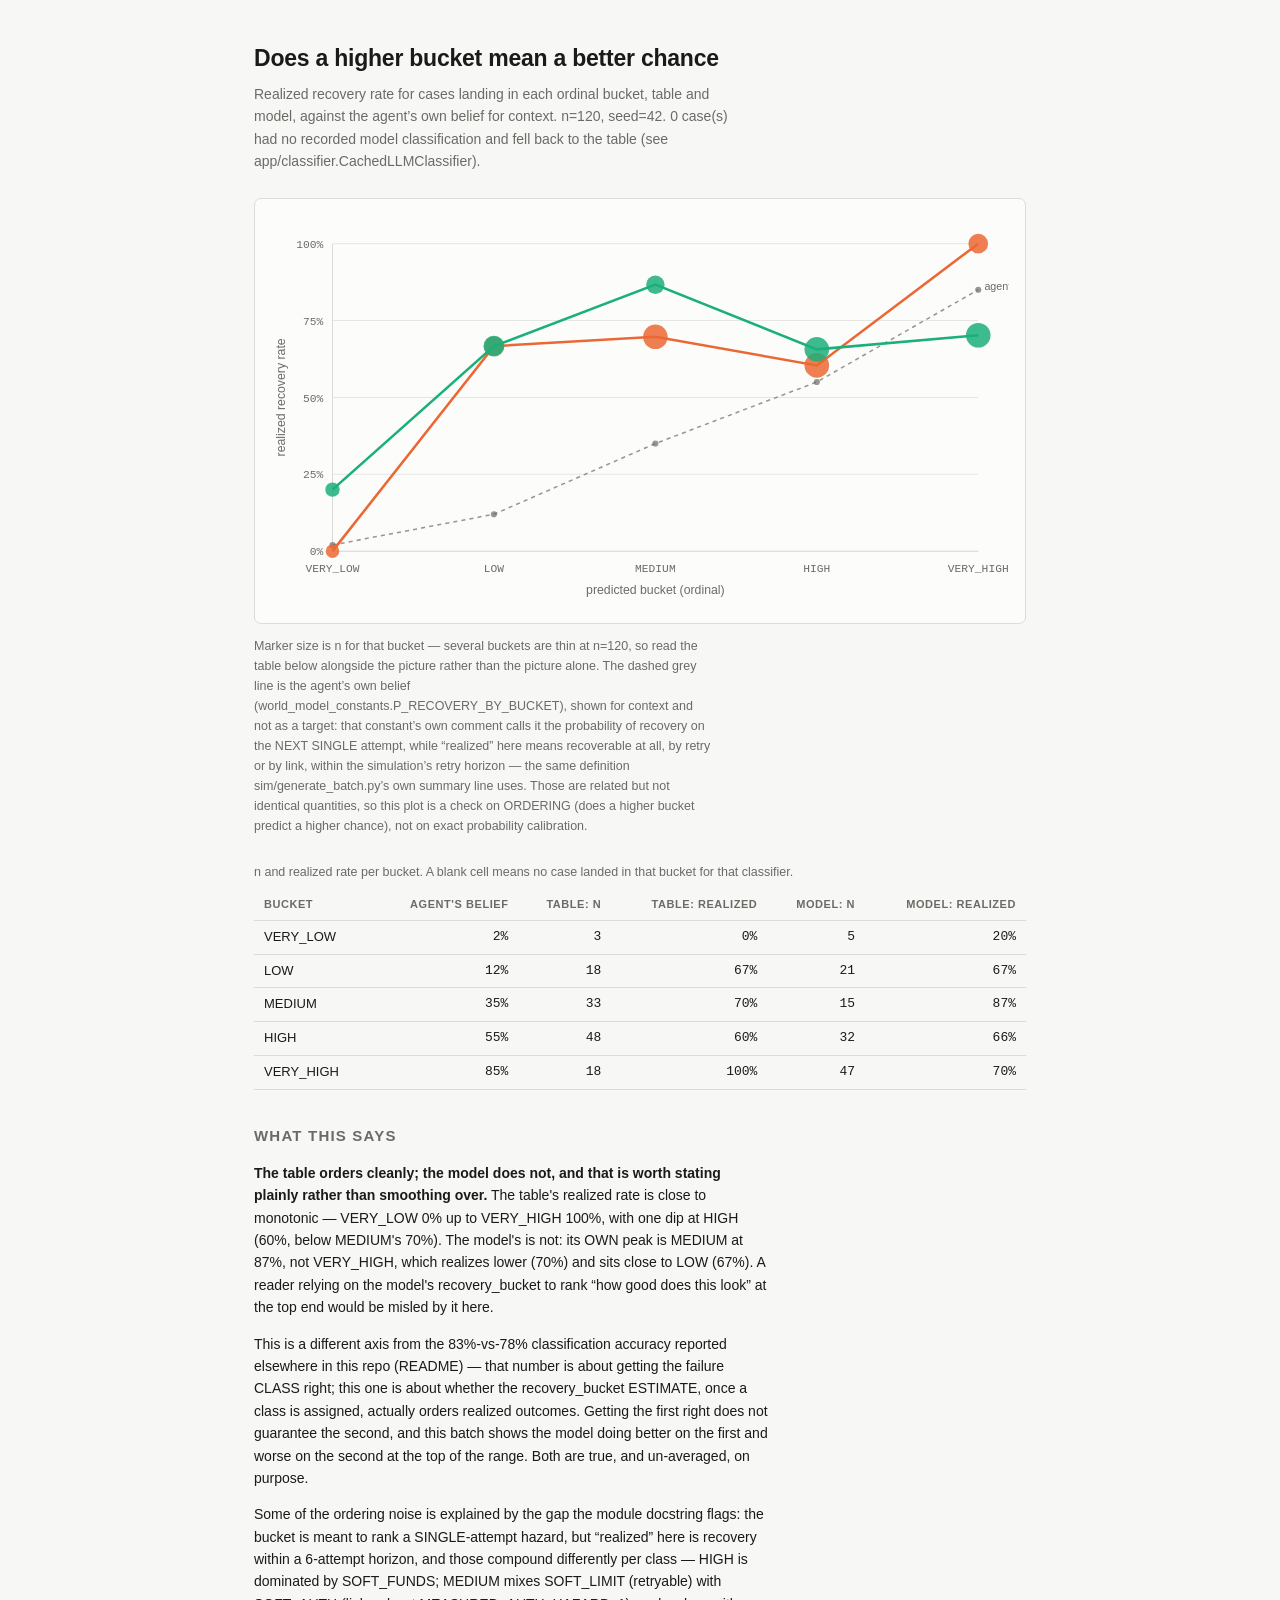
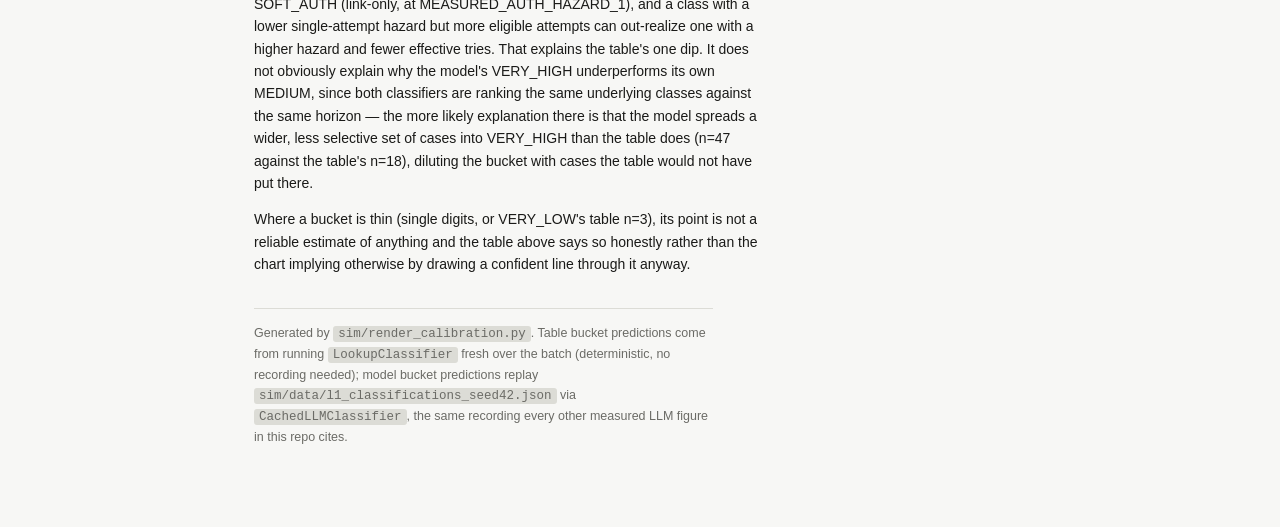
<file: docs/results/calibration.html>
<!doctype html><html lang=en><head><meta charset=utf-8>
<meta name=viewport content="width=device-width,initial-scale=1">
<title>Backstop &mdash; calibration</title><style>
:root{--bg:#f7f7f5;--fg:#1a1a18;--mut:#6b6b66;--line:#dcdcd6;--card:#fcfcfb}
@media(prefers-color-scheme:dark){:root:not([data-theme="light"]){
--bg:#161614;--fg:#ecebe6;--mut:#9b9a92;--line:#33322d;--card:#1a1a19}}
:root[data-theme="dark"]{--bg:#161614;--fg:#ecebe6;--mut:#9b9a92;--line:#33322d;--card:#1a1a19}
*{box-sizing:border-box}
body{margin:0;background:var(--bg);color:var(--fg);
font:14px/1.6 ui-sans-serif,-apple-system,"Segoe UI",Roboto,sans-serif}
.wrap{max-width:820px;margin:0 auto;padding:40px 24px 72px}
h1{font-size:23px;margin:0 0 6px;letter-spacing:-.01em}
.sub{color:var(--mut);margin:0 0 26px;max-width:64ch}
.fig{background:var(--card);border:1px solid var(--line);border-radius:7px;
padding:18px 16px 10px;margin:0 0 12px}
.cap{color:var(--mut);font-size:12.5px;margin:2px 0 26px;max-width:66ch}
.grid{stroke:var(--grid,#e6e6e0);stroke-width:1}
.axis{stroke:var(--line);stroke-width:1}
.ax{fill:var(--mut);font-size:11px;font-family:ui-monospace,monospace}
.axt{fill:var(--mut);font-size:12px}
.tiny{fill:var(--mut);font-size:10.5px}
.line{fill:none;stroke-width:2.5}
.belief{fill:none;stroke:var(--mut);stroke-width:1.5;stroke-dasharray:4 4;opacity:.7}
.beliefpt{fill:var(--mut);opacity:.7}
circle{cursor:default}
table{border-collapse:collapse;width:100%;font-size:13px;margin:8px 0 0}
caption{text-align:left;color:var(--mut);font-size:12.5px;padding:0 0 8px}
th,td{text-align:right;padding:6px 10px;border-bottom:1px solid var(--line)}
th:first-child,td:first-child{text-align:left}
th{color:var(--mut);font-weight:600;font-size:11px;text-transform:uppercase;letter-spacing:.05em}
td.num{font-family:ui-monospace,monospace}
h2{font-size:15px;margin:34px 0 10px;text-transform:uppercase;letter-spacing:.08em;
color:var(--mut);font-weight:600}
p{max-width:66ch}
code{background:var(--line);padding:1px 5px;border-radius:3px;
font-family:ui-monospace,monospace;font-size:12.5px}
</style></head><body><div class=wrap>
<h1>Does a higher bucket mean a better chance</h1>
<p class=sub>Realized recovery rate for cases landing in each ordinal bucket, table and
model, against the agent&rsquo;s own belief for context. n=120, seed=42.
0 case(s) had no recorded model classification and fell back to the
table (see app/classifier.CachedLLMClassifier).</p>

<div class=fig><svg viewBox="0 0 720 380" width="100%" role="img" aria-label="Realized recovery rate by predicted bucket, table and model, against the agent's own belief.">
<line x1="60" y1="326.0" x2="690" y2="326.0" class="grid"/>
<text x="51" y="330.0" class="ax" text-anchor="end">0%</text>
<line x1="60" y1="251.0" x2="690" y2="251.0" class="grid"/>
<text x="51" y="255.0" class="ax" text-anchor="end">25%</text>
<line x1="60" y1="176.0" x2="690" y2="176.0" class="grid"/>
<text x="51" y="180.0" class="ax" text-anchor="end">50%</text>
<line x1="60" y1="101.0" x2="690" y2="101.0" class="grid"/>
<text x="51" y="105.0" class="ax" text-anchor="end">75%</text>
<line x1="60" y1="26.0" x2="690" y2="26.0" class="grid"/>
<text x="51" y="30.0" class="ax" text-anchor="end">100%</text>
<text x="60.0" y="346.0" class="ax" text-anchor="middle">VERY_LOW</text>
<text x="217.5" y="346.0" class="ax" text-anchor="middle">LOW</text>
<text x="375.0" y="346.0" class="ax" text-anchor="middle">MEDIUM</text>
<text x="532.5" y="346.0" class="ax" text-anchor="middle">HIGH</text>
<text x="690.0" y="346.0" class="ax" text-anchor="middle">VERY_HIGH</text>
<line x1="60" y1="326" x2="690" y2="326" class="axis"/>
<line x1="60" y1="26" x2="60" y2="326" class="axis"/>
<path d="M60.0,320.0 L217.5,290.0 L375.0,221.0 L532.5,161.0 L690.0,71.0" class="belief"/>
<circle cx="60.0" cy="320.0" r="3" class="beliefpt"><title>agent believes 2% for VERY_LOW</title></circle>
<circle cx="217.5" cy="290.0" r="3" class="beliefpt"><title>agent believes 12% for LOW</title></circle>
<circle cx="375.0" cy="221.0" r="3" class="beliefpt"><title>agent believes 35% for MEDIUM</title></circle>
<circle cx="532.5" cy="161.0" r="3" class="beliefpt"><title>agent believes 55% for HIGH</title></circle>
<circle cx="690.0" cy="71.0" r="3" class="beliefpt"><title>agent believes 85% for VERY_HIGH</title></circle>
<text x="696.0" y="71.0" class="tiny" text-anchor="start">agent's belief</text>
<path d="M60.0,326.0 L217.5,126.0 L375.0,116.9 L532.5,144.8 L690.0,26.0" class="line" style="stroke:#eb6834"/>
<circle cx="60.0" cy="326.0" r="6.6" fill="#eb6834" fill-opacity="0.85"><title>Decision table / VERY_LOW: 0% of 3 recovered</title></circle>
<circle cx="217.5" cy="126.0" r="9.6" fill="#eb6834" fill-opacity="0.85"><title>Decision table / LOW: 67% of 18 recovered</title></circle>
<circle cx="375.0" cy="116.9" r="12.0" fill="#eb6834" fill-opacity="0.85"><title>Decision table / MEDIUM: 70% of 33 recovered</title></circle>
<circle cx="532.5" cy="144.8" r="12.0" fill="#eb6834" fill-opacity="0.85"><title>Decision table / HIGH: 60% of 48 recovered</title></circle>
<circle cx="690.0" cy="26.0" r="9.6" fill="#eb6834" fill-opacity="0.85"><title>Decision table / VERY_HIGH: 100% of 18 recovered</title></circle>
<path d="M60.0,266.0 L217.5,126.0 L375.0,66.0 L532.5,129.1 L690.0,115.4" class="line" style="stroke:#1baf7a"/>
<circle cx="60.0" cy="266.0" r="7.0" fill="#1baf7a" fill-opacity="0.85"><title>Model (recorded) / VERY_LOW: 20% of 5 recovered</title></circle>
<circle cx="217.5" cy="126.0" r="10.2" fill="#1baf7a" fill-opacity="0.85"><title>Model (recorded) / LOW: 67% of 21 recovered</title></circle>
<circle cx="375.0" cy="66.0" r="9.0" fill="#1baf7a" fill-opacity="0.85"><title>Model (recorded) / MEDIUM: 87% of 15 recovered</title></circle>
<circle cx="532.5" cy="129.1" r="12.0" fill="#1baf7a" fill-opacity="0.85"><title>Model (recorded) / HIGH: 66% of 32 recovered</title></circle>
<circle cx="690.0" cy="115.4" r="12.0" fill="#1baf7a" fill-opacity="0.85"><title>Model (recorded) / VERY_HIGH: 70% of 47 recovered</title></circle>
<text x="375" y="368" class="axt" text-anchor="middle">predicted bucket (ordinal)</text>
<text x="14" y="176" class="axt" text-anchor="middle" transform="rotate(-90 14 176)">realized recovery rate</text>
</svg></div>
<p class=cap>Marker size is n for that bucket &mdash; several buckets are thin at n=120,
so read the table below alongside the picture rather than the picture alone. The dashed
grey line is the agent&rsquo;s own belief (world_model_constants.P_RECOVERY_BY_BUCKET),
shown for context and not as a target: that constant&rsquo;s own comment calls it the
probability of recovery on the NEXT SINGLE attempt, while &ldquo;realized&rdquo; here means
recoverable at all, by retry or by link, within the simulation&rsquo;s retry horizon &mdash;
the same definition sim/generate_batch.py&rsquo;s own summary line uses. Those are related
but not identical quantities, so this plot is a check on ORDERING (does a higher bucket
predict a higher chance), not on exact probability calibration.</p>

<table><caption>n and realized rate per bucket. A blank cell means no case landed in that bucket for that classifier.</caption><tr><th>bucket</th><th>agent's belief</th><th>table: n</th><th>table: realized</th><th>model: n</th><th>model: realized</th></tr>
<tr><td>VERY_LOW</td><td class='num'>2%</td><td class='num'>3</td><td class='num'>0%</td><td class='num'>5</td><td class='num'>20%</td></tr>
<tr><td>LOW</td><td class='num'>12%</td><td class='num'>18</td><td class='num'>67%</td><td class='num'>21</td><td class='num'>67%</td></tr>
<tr><td>MEDIUM</td><td class='num'>35%</td><td class='num'>33</td><td class='num'>70%</td><td class='num'>15</td><td class='num'>87%</td></tr>
<tr><td>HIGH</td><td class='num'>55%</td><td class='num'>48</td><td class='num'>60%</td><td class='num'>32</td><td class='num'>66%</td></tr>
<tr><td>VERY_HIGH</td><td class='num'>85%</td><td class='num'>18</td><td class='num'>100%</td><td class='num'>47</td><td class='num'>70%</td></tr>
</table>

<h2>What this says</h2>
<p><b>The table orders cleanly; the model does not, and that is worth stating plainly rather
than smoothing over.</b> The table's realized rate is close to monotonic &mdash; VERY_LOW
0% up to VERY_HIGH 100%,
with one dip at HIGH (60%, below MEDIUM's
70%). The model's is not: its OWN peak is MEDIUM at
87%, not VERY_HIGH, which realizes lower
(70%) and sits close to LOW (67%).
A reader relying on the model's recovery_bucket to rank &ldquo;how good does this look&rdquo;
at the top end would be misled by it here.</p>
<p>This is a different axis from the 83%-vs-78% classification accuracy reported elsewhere
in this repo (README) &mdash; that number is about getting the failure
CLASS right; this one is about whether the recovery_bucket ESTIMATE, once a class is
assigned, actually orders realized outcomes. Getting the first right does not guarantee the
second, and this batch shows the model doing better on the first and worse on the second at
the top of the range. Both are true, and un-averaged, on purpose.</p>
<p>Some of the ordering noise is explained by the gap the module docstring flags: the
bucket is meant to rank a SINGLE-attempt hazard, but &ldquo;realized&rdquo; here is recovery
within a 6-attempt horizon, and those compound differently per class &mdash;
HIGH is dominated by SOFT_FUNDS; MEDIUM mixes SOFT_LIMIT (retryable) with SOFT_AUTH
(link-only, at MEASURED_AUTH_HAZARD_1), and a class with a lower single-attempt hazard but
more eligible attempts can out-realize one with a higher hazard and fewer effective tries.
That explains the table's one dip. It does not obviously explain why the model's VERY_HIGH
underperforms its own MEDIUM, since both classifiers are ranking the same underlying classes
against the same horizon &mdash; the more likely explanation there is that the model spreads
a wider, less selective set of cases into VERY_HIGH than the table does (n=47
against the table's n=18), diluting the bucket with cases the
table would not have put there.</p>
<p>Where a bucket is thin (single digits, or VERY_LOW's table n=3), its point is not a
reliable estimate of anything and the table above says so honestly rather than the chart
implying otherwise by drawing a confident line through it anyway.</p>
<p style="color:var(--mut);font-size:12.5px;margin-top:32px;border-top:1px solid var(--line);padding-top:14px">
Generated by <code>sim/render_calibration.py</code>. Table bucket predictions come from
running <code>LookupClassifier</code> fresh over the batch (deterministic, no recording
needed); model bucket predictions replay <code>sim/data/l1_classifications_seed42.json</code>
via <code>CachedLLMClassifier</code>, the same recording every other measured LLM figure in
this repo cites.</p>
</div></body></html>
</file>
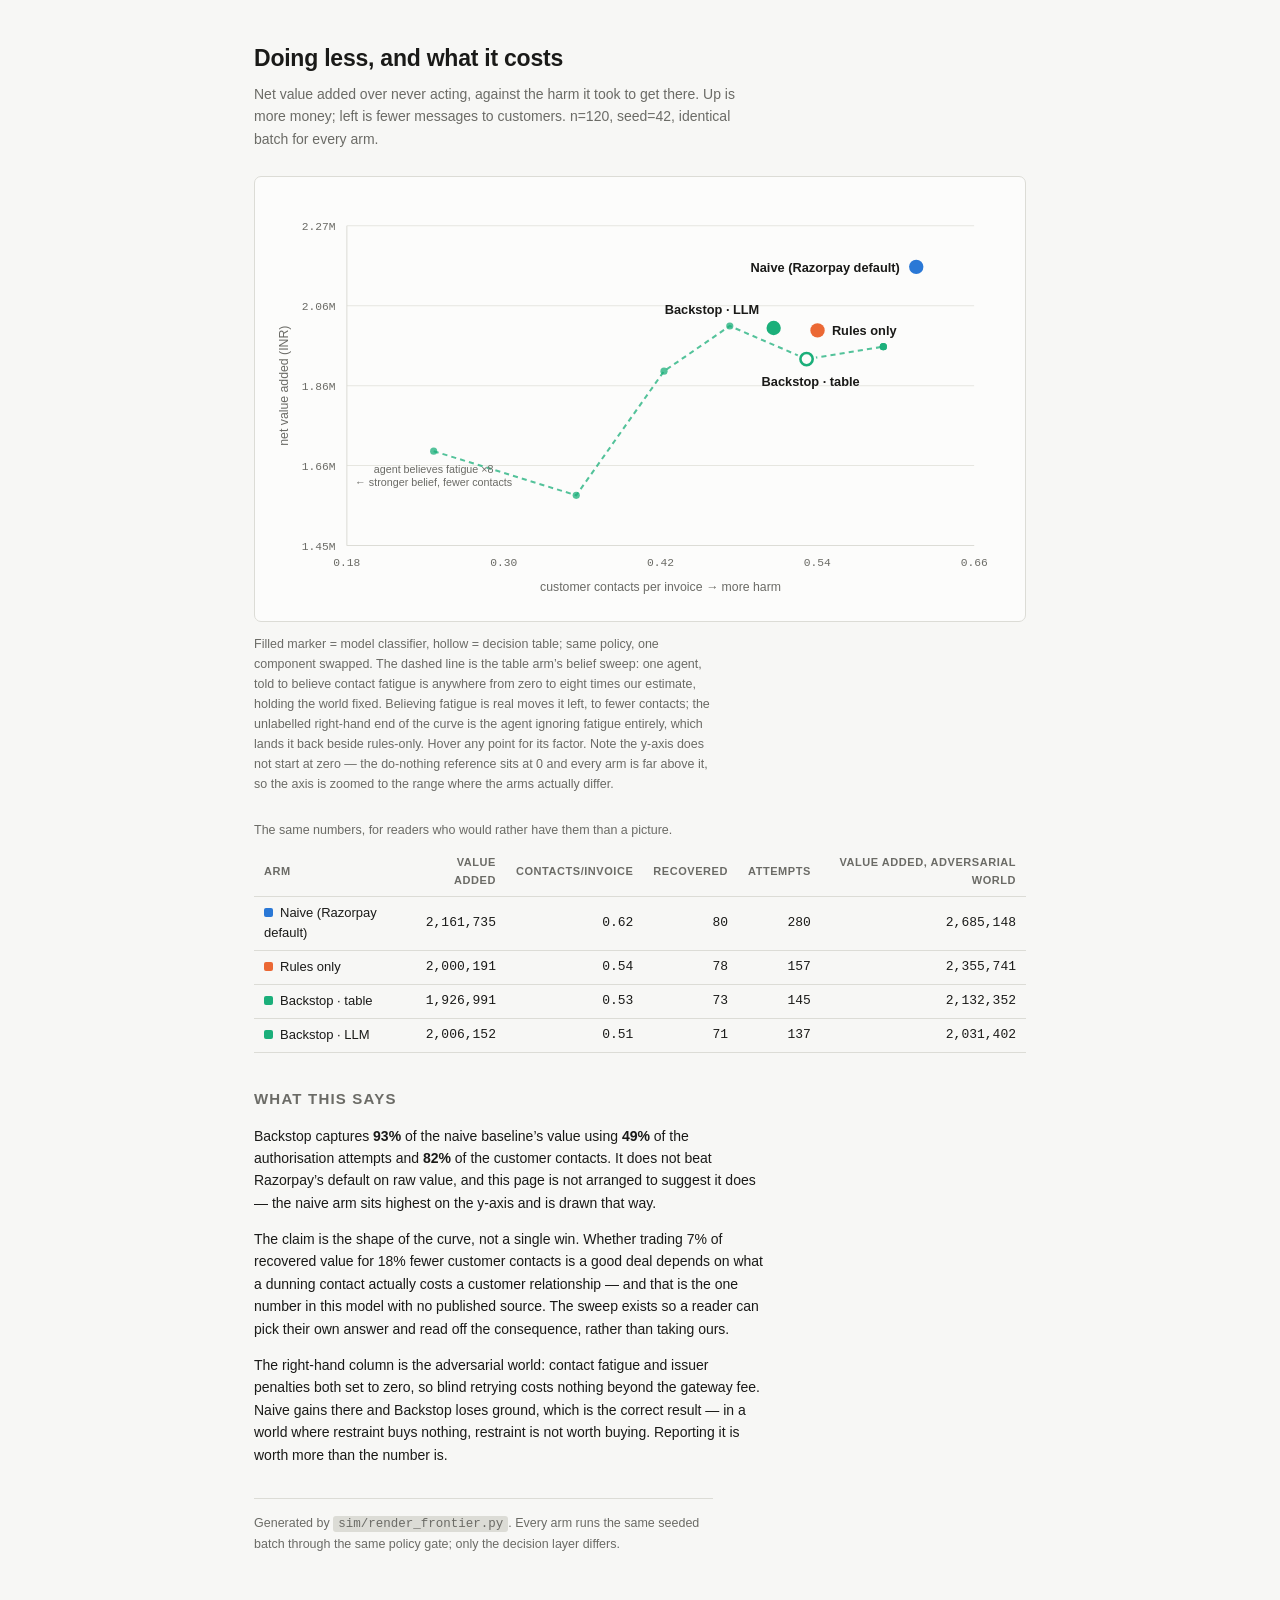
<file: docs/results/frontier.html>
<!doctype html><html lang=en><head><meta charset=utf-8>
<meta name=viewport content="width=device-width,initial-scale=1">
<title>Backstop &mdash; the frontier</title><style>
:root{--bg:#f7f7f5;--fg:#1a1a18;--mut:#6b6b66;--line:#dcdcd6;--card:#fcfcfb;
--A_naive:#2a78d6;--B_rules_only:#eb6834;--C_backstop:#1baf7a;--D_backstop_llm:#1baf7a;--zero:#8a8a83;
--grid:#e6e6e0;--surface:#fcfcfb}
@media(prefers-color-scheme:dark){:root:not([data-theme="light"]){
--bg:#161614;--fg:#ecebe6;--mut:#9b9a92;--line:#33322d;--card:#1a1a19;
--A_naive:#3987e5;--B_rules_only:#d95926;--C_backstop:#199e70;--D_backstop_llm:#199e70;--zero:#7d7c75;
--grid:#2a2a26;--surface:#1a1a19}}
:root[data-theme="dark"]{--bg:#161614;--fg:#ecebe6;--mut:#9b9a92;--line:#33322d;
--card:#1a1a19;--A_naive:#3987e5;--B_rules_only:#d95926;--C_backstop:#199e70;
--zero:#7d7c75;--grid:#2a2a26;--surface:#1a1a19}
*{box-sizing:border-box}
body{margin:0;background:var(--bg);color:var(--fg);
font:14px/1.6 ui-sans-serif,-apple-system,"Segoe UI",Roboto,sans-serif}
.wrap{max-width:820px;margin:0 auto;padding:40px 24px 72px}
h1{font-size:23px;margin:0 0 6px;letter-spacing:-.01em}
.sub{color:var(--mut);margin:0 0 26px;max-width:62ch}
.fig{background:var(--card);border:1px solid var(--line);border-radius:7px;
padding:18px 16px 10px;margin:0 0 12px}
.cap{color:var(--mut);font-size:12.5px;margin:2px 0 26px;max-width:66ch}
.grid{stroke:var(--grid);stroke-width:1}
.axis{stroke:var(--line);stroke-width:1}
.ax{fill:var(--mut);font-size:11px;font-family:ui-monospace,monospace}
.axt{fill:var(--mut);font-size:12px}
.lbl{fill:var(--fg);font-size:12.5px;font-weight:600}
.tiny{fill:var(--mut);font-size:10.5px}
.ring{fill:var(--card)}
.curve{fill:none;stroke:var(--C_backstop);stroke-width:2;stroke-dasharray:5 4;opacity:.75}
.curvept{fill:var(--C_backstop);opacity:.75}
circle{cursor:default}
table{border-collapse:collapse;width:100%;font-size:13px;margin:8px 0 0}
caption{text-align:left;color:var(--mut);font-size:12.5px;padding:0 0 8px}
th,td{text-align:right;padding:6px 10px;border-bottom:1px solid var(--line)}
th:first-child,td:first-child{text-align:left}
th{color:var(--mut);font-weight:600;font-size:11px;text-transform:uppercase;
letter-spacing:.05em}
td.num{font-family:ui-monospace,monospace}
.sw{display:inline-block;width:9px;height:9px;border-radius:2px;margin-right:7px}
h2{font-size:15px;margin:34px 0 10px;text-transform:uppercase;letter-spacing:.08em;
color:var(--mut);font-weight:600}
p{max-width:66ch}
code{background:var(--line);padding:1px 5px;border-radius:3px;
font-family:ui-monospace,monospace;font-size:12.5px}
</style></head><body><div class=wrap>
<h1>Doing less, and what it costs</h1>
<p class=sub>Net value added over never acting, against the harm it took to get there.
Up is more money; left is fewer messages to customers. n=120, seed=42,
identical batch for every arm.</p>

<div class=fig><svg viewBox="0 0 720 400" width="100%" role="img" aria-label="Net value added against customer contacts per invoice. Naive sits highest and furthest right; Backstop lowest and furthest left.">
<line x1="74" y1="342.0" x2="686" y2="342.0" class="grid"/>
<text x="63" y="346.0" class="ax" text-anchor="end">1.45M</text>
<line x1="74" y1="264.0" x2="686" y2="264.0" class="grid"/>
<text x="63" y="268.0" class="ax" text-anchor="end">1.66M</text>
<line x1="74" y1="186.0" x2="686" y2="186.0" class="grid"/>
<text x="63" y="190.0" class="ax" text-anchor="end">1.86M</text>
<line x1="74" y1="108.0" x2="686" y2="108.0" class="grid"/>
<text x="63" y="112.0" class="ax" text-anchor="end">2.06M</text>
<line x1="74" y1="30.0" x2="686" y2="30.0" class="grid"/>
<text x="63" y="34.0" class="ax" text-anchor="end">2.27M</text>
<text x="74.0" y="362.0" class="ax" text-anchor="middle">0.18</text>
<text x="227.0" y="362.0" class="ax" text-anchor="middle">0.30</text>
<text x="380.0" y="362.0" class="ax" text-anchor="middle">0.42</text>
<text x="533.0" y="362.0" class="ax" text-anchor="middle">0.54</text>
<text x="686.0" y="362.0" class="ax" text-anchor="middle">0.66</text>
<line x1="74" y1="342" x2="686" y2="342" class="axis"/>
<line x1="74" y1="30" x2="74" y2="342" class="axis"/>
<path d="M158.7,249.9 L297.8,293.0 L383.4,171.9 L447.6,127.8 L522.5,160.1 L597.4,148.0 L597.4,148.0 L597.4,148.0" class="curve"/>
<circle cx="597.4" cy="148.0" r="3.5" class="curvept"><title>agent believes contact fatigue x0.0: 0.59 contacts/invoice, 1,958,705 INR added</title></circle>
<circle cx="597.4" cy="148.0" r="3.5" class="curvept"><title>agent believes contact fatigue x0.25: 0.59 contacts/invoice, 1,958,705 INR added</title></circle>
<circle cx="597.4" cy="148.0" r="3.5" class="curvept"><title>agent believes contact fatigue x0.5: 0.59 contacts/invoice, 1,958,705 INR added</title></circle>
<circle cx="522.5" cy="160.1" r="3.5" class="curvept"><title>agent believes contact fatigue x1.0: 0.53 contacts/invoice, 1,926,991 INR added</title></circle>
<circle cx="447.6" cy="127.8" r="3.5" class="curvept"><title>agent believes contact fatigue x2.0: 0.47 contacts/invoice, 2,011,243 INR added</title></circle>
<circle cx="383.4" cy="171.9" r="3.5" class="curvept"><title>agent believes contact fatigue x3.0: 0.42 contacts/invoice, 1,896,298 INR added</title></circle>
<circle cx="297.8" cy="293.0" r="3.5" class="curvept"><title>agent believes contact fatigue x5.0: 0.36 contacts/invoice, 1,580,531 INR added</title></circle>
<circle cx="158.7" cy="249.9" r="3.5" class="curvept"><title>agent believes contact fatigue x8.0: 0.25 contacts/invoice, 1,692,759 INR added</title></circle>
<text x="158.7" y="270.9" class="tiny" text-anchor="middle">agent believes fatigue &times;8</text>
<text x="158.7" y="283.9" class="tiny" text-anchor="middle">&larr; stronger belief, fewer contacts</text>
<circle cx="629.5" cy="70.1" r="9.5" class="ring"/>
<circle cx="629.5" cy="70.1" r="7" fill="var(--A_naive)"><title>Naive (Razorpay default): 80 recovered, 280 attempts, 74 contacts, 2,161,735 INR added</title></circle>
<text x="613.5" y="75.1" class="lbl" text-anchor="end">Naive (Razorpay default)</text>
<circle cx="533.2" cy="132.1" r="9.5" class="ring"/>
<circle cx="533.2" cy="132.1" r="7" fill="var(--B_rules_only)"><title>Rules only: 78 recovered, 157 attempts, 65 contacts, 2,000,191 INR added</title></circle>
<text x="547.2" y="136.1" class="lbl" text-anchor="start">Rules only</text>
<circle cx="522.5" cy="160.1" r="9.5" class="ring"/>
<circle cx="522.5" cy="160.1" r="6" fill="var(--surface)" stroke="var(--C_backstop)" stroke-width="2.5"><title>Backstop · table: 73 recovered, 145 attempts, 64 contacts, 1,926,991 INR added</title></circle>
<text x="526.5" y="186.1" class="lbl" text-anchor="middle">Backstop · table</text>
<circle cx="490.4" cy="129.8" r="9.5" class="ring"/>
<circle cx="490.4" cy="129.8" r="7" fill="var(--D_backstop_llm)"><title>Backstop · LLM: 71 recovered, 137 attempts, 61 contacts, 2,006,152 INR added</title></circle>
<text x="476.4" y="115.8" class="lbl" text-anchor="end">Backstop · LLM</text>
<text x="380" y="386" class="axt" text-anchor="middle">customer contacts per invoice &rarr; more harm</text>
<text x="17" y="186" class="axt" text-anchor="middle" transform="rotate(-90 17 186)">net value added (INR)</text>
</svg></div>
<p class=cap>Filled marker = model classifier, hollow = decision table; same policy, one component swapped. The dashed line is the table arm&rsquo;s belief sweep: one agent, told to believe
contact fatigue is anywhere from zero to eight times our estimate, holding the world
fixed. Believing fatigue is real moves it left, to fewer contacts; the unlabelled
right-hand end of the curve is the agent ignoring fatigue entirely, which lands it
back beside rules-only. Hover any point for its factor. Note the y-axis does
not start at zero &mdash; the do-nothing reference sits at 0 and every arm is far above
it, so the axis is zoomed to the range where the arms actually differ.</p>

<table><caption>The same numbers, for readers who would rather have them than a picture.</caption><tr><th>arm</th><th>value added</th><th>contacts/invoice</th><th>recovered</th><th>attempts</th><th>value added, adversarial world</th></tr>
<tr><td><span class='sw' style='background:var(--A_naive)'></span>Naive (Razorpay default)</td><td class='num'>2,161,735</td><td class='num'>0.62</td><td class='num'>80</td><td class='num'>280</td><td class='num'>2,685,148</td></tr>
<tr><td><span class='sw' style='background:var(--B_rules_only)'></span>Rules only</td><td class='num'>2,000,191</td><td class='num'>0.54</td><td class='num'>78</td><td class='num'>157</td><td class='num'>2,355,741</td></tr>
<tr><td><span class='sw' style='background:var(--C_backstop)'></span>Backstop · table</td><td class='num'>1,926,991</td><td class='num'>0.53</td><td class='num'>73</td><td class='num'>145</td><td class='num'>2,132,352</td></tr>
<tr><td><span class='sw' style='background:var(--D_backstop_llm)'></span>Backstop · LLM</td><td class='num'>2,006,152</td><td class='num'>0.51</td><td class='num'>71</td><td class='num'>137</td><td class='num'>2,031,402</td></tr>
</table>

<h2>What this says</h2>
<p>Backstop captures <b>93%</b> of the naive baseline&rsquo;s value using
<b>49%</b> of the authorisation attempts and <b>82%</b> of the
customer contacts. It does not beat Razorpay&rsquo;s default on raw value, and this
page is not arranged to suggest it does &mdash; the naive arm sits highest on the
y-axis and is drawn that way.</p>
<p>The claim is the shape of the curve, not a single win. Whether trading
7% of recovered value for 18% fewer customer contacts is
a good deal depends on what a dunning contact actually costs a customer relationship
&mdash; and that is the one number in this model with no published source. The sweep
exists so a reader can pick their own answer and read off the consequence, rather than
taking ours.</p>
<p>The right-hand column is the adversarial world: contact fatigue and issuer
penalties both set to zero, so blind retrying costs nothing beyond the gateway fee.
Naive gains there and Backstop loses ground, which is the correct result &mdash; in a
world where restraint buys nothing, restraint is not worth buying. Reporting it is
worth more than the number is.</p>
<p style="color:var(--mut);font-size:12.5px;margin-top:32px;border-top:1px solid var(--line);padding-top:14px">
Generated by <code>sim/render_frontier.py</code>. Every arm runs the same seeded batch
through the same policy gate; only the decision layer differs.</p>
</div></body></html>
</file>
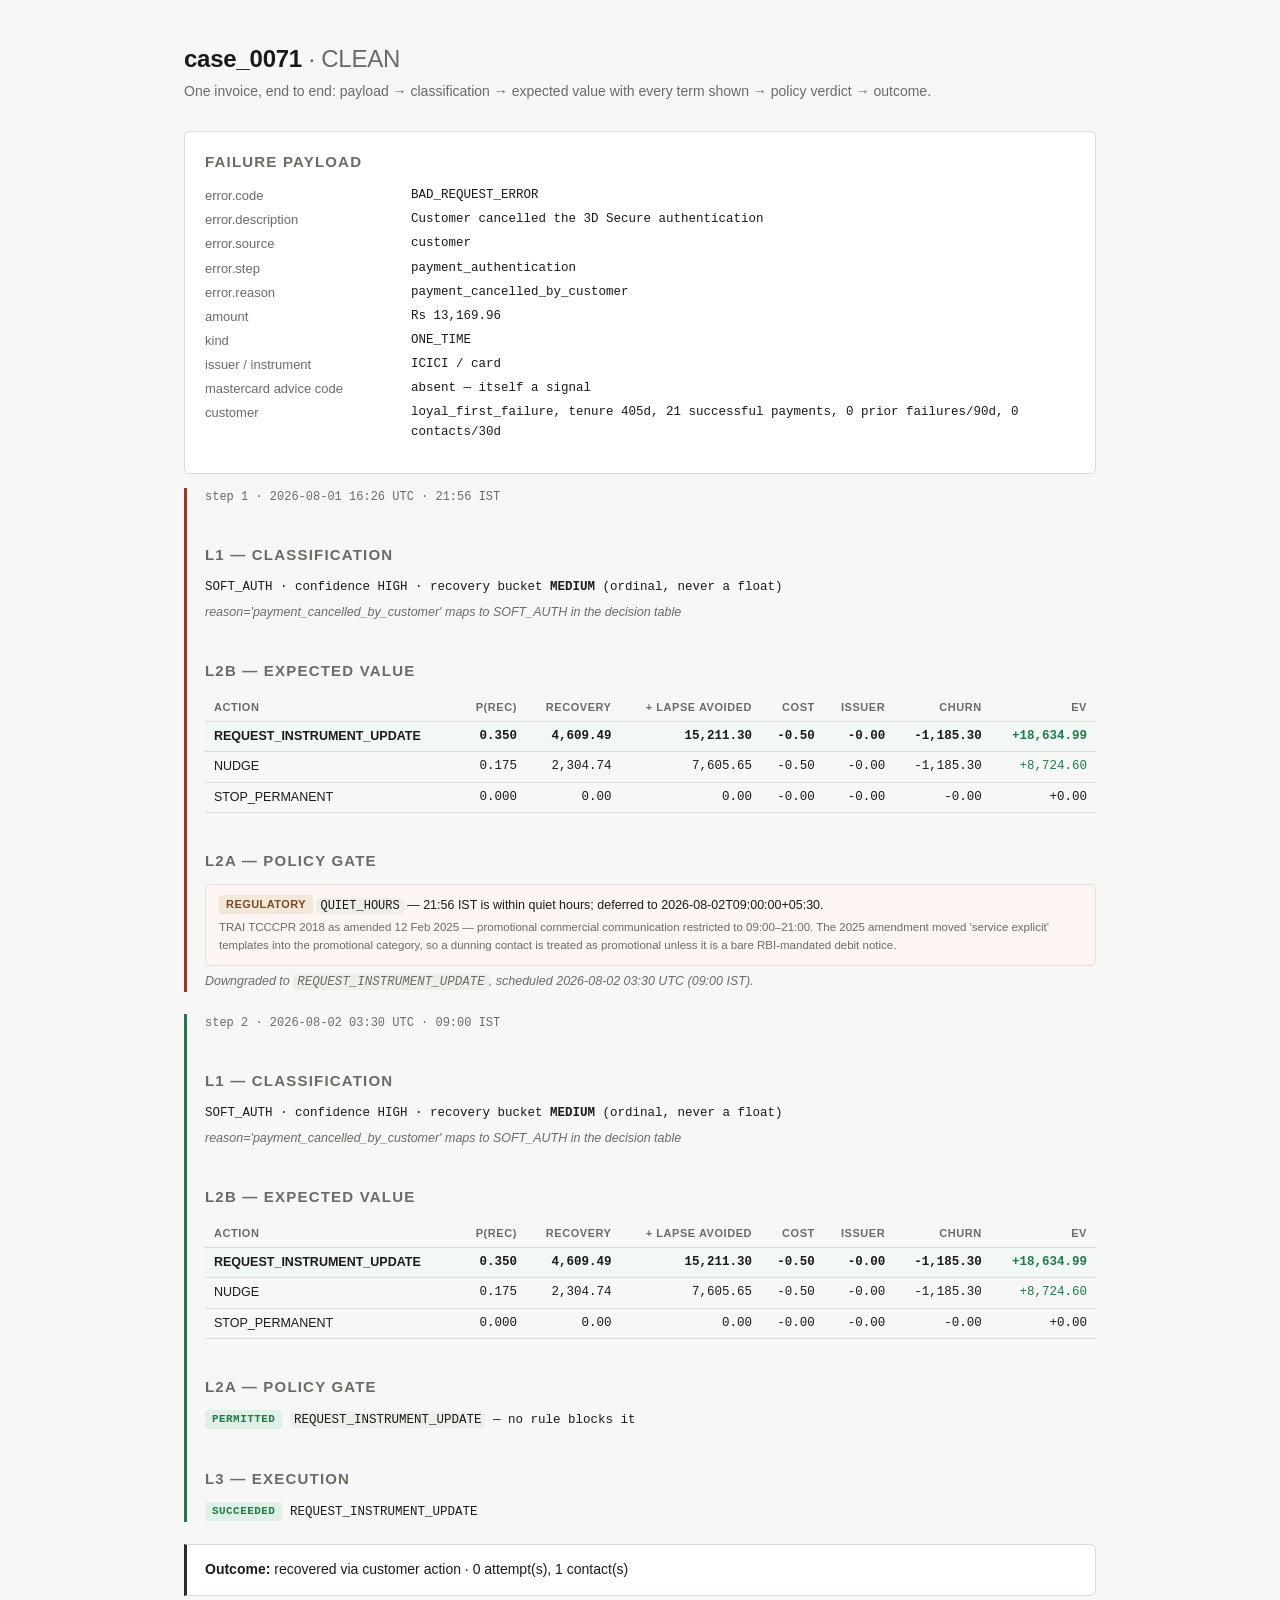
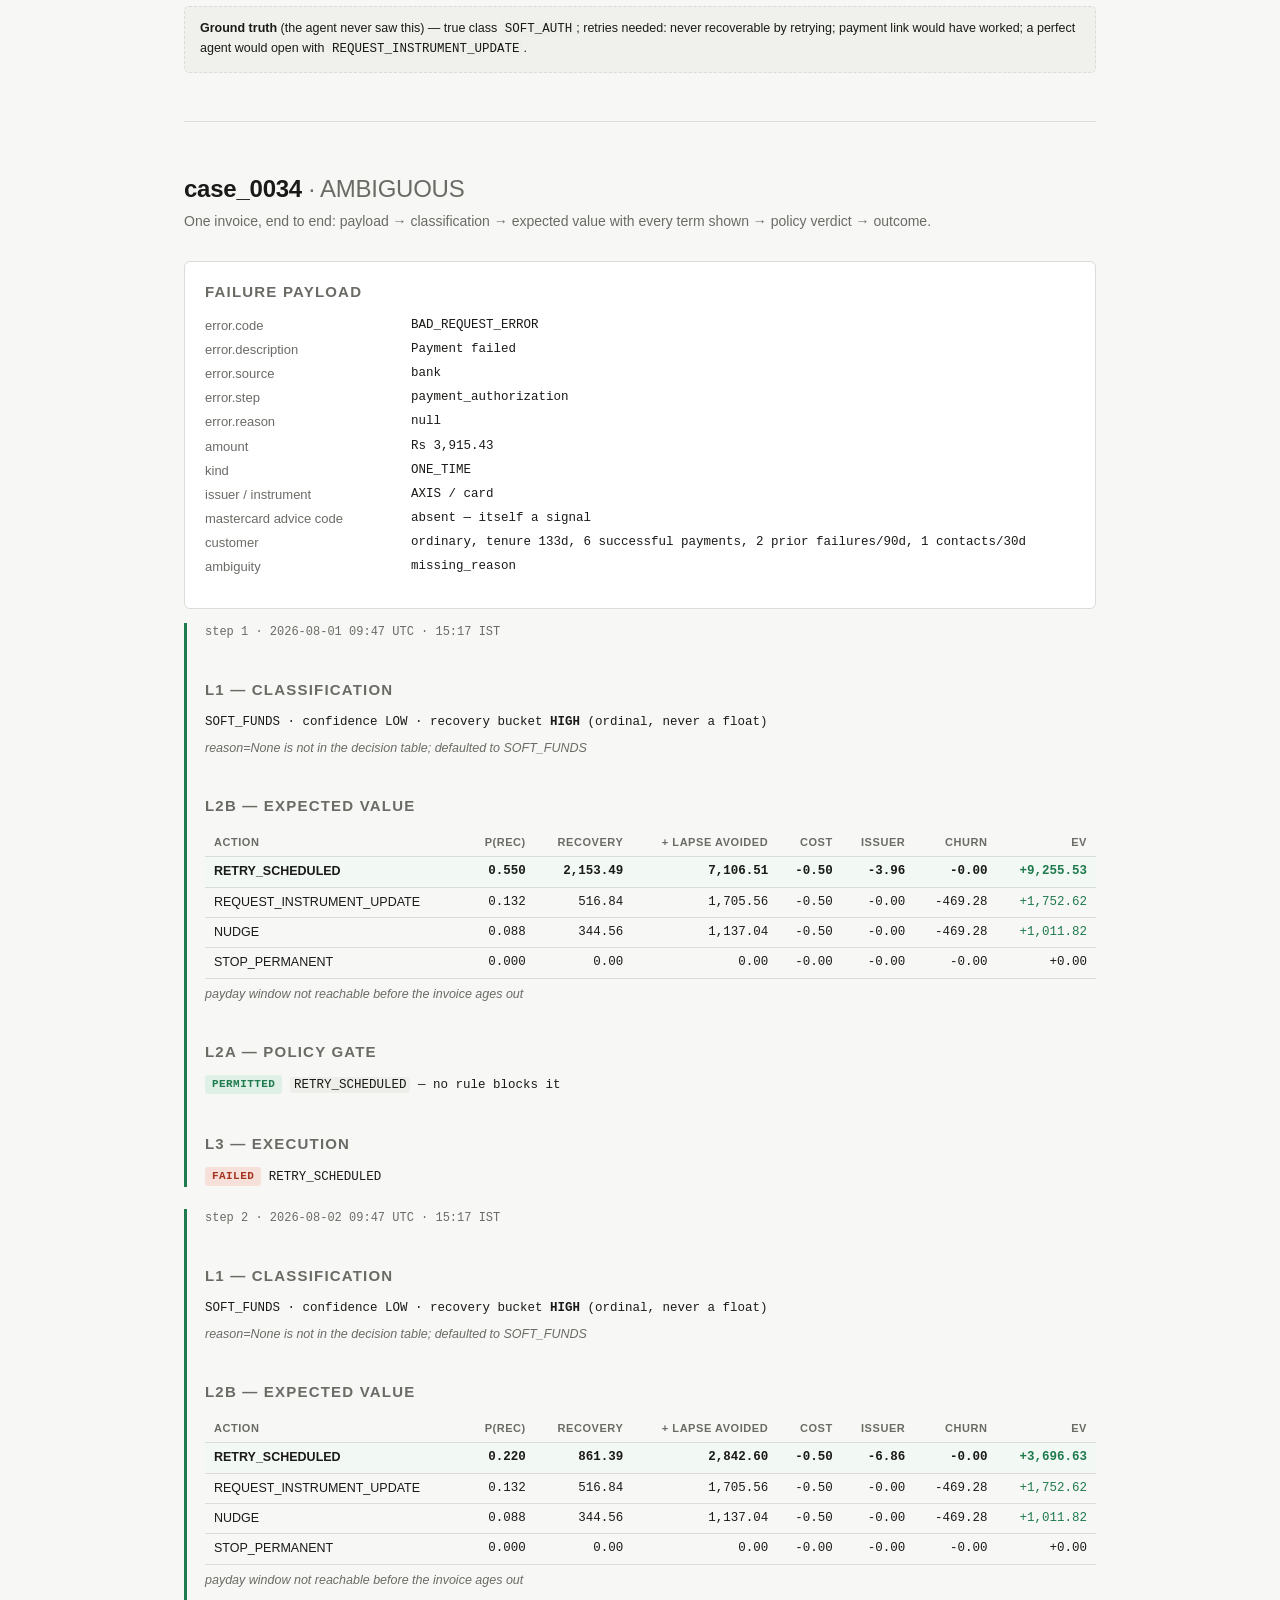
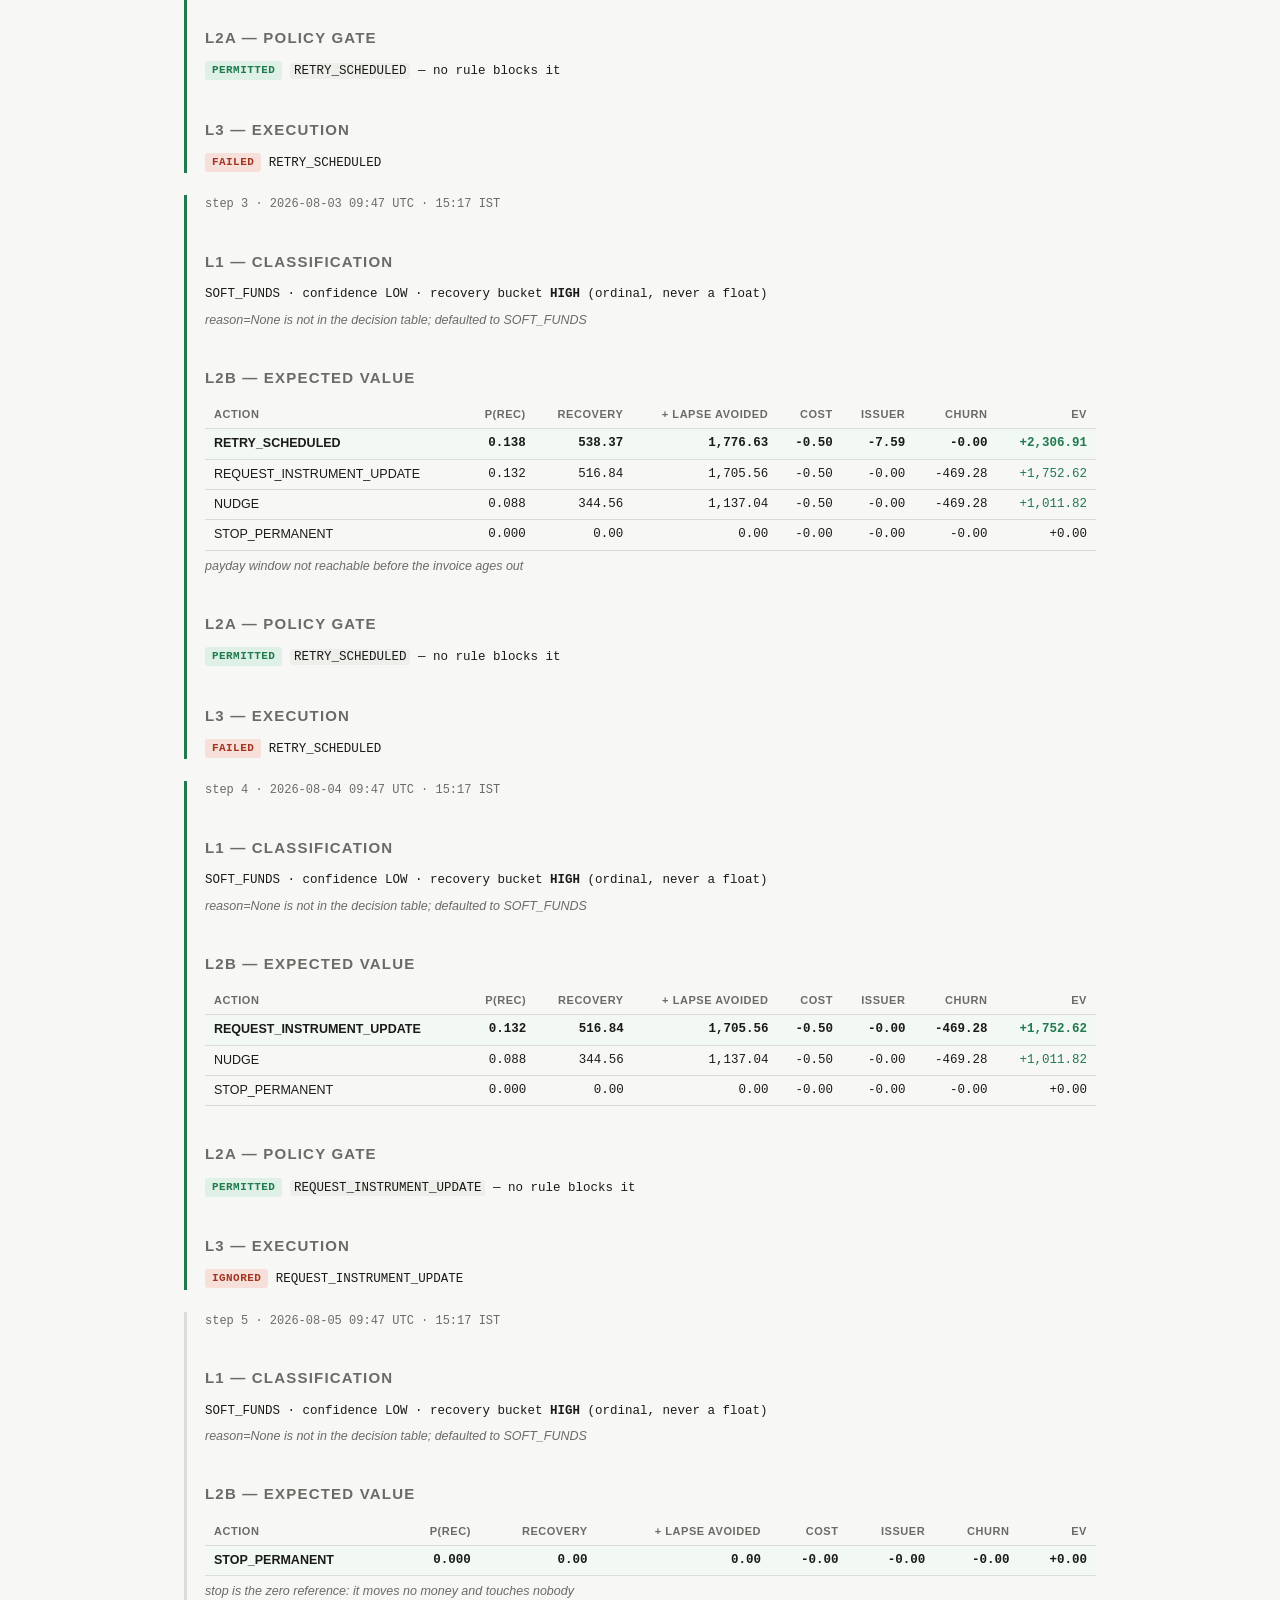
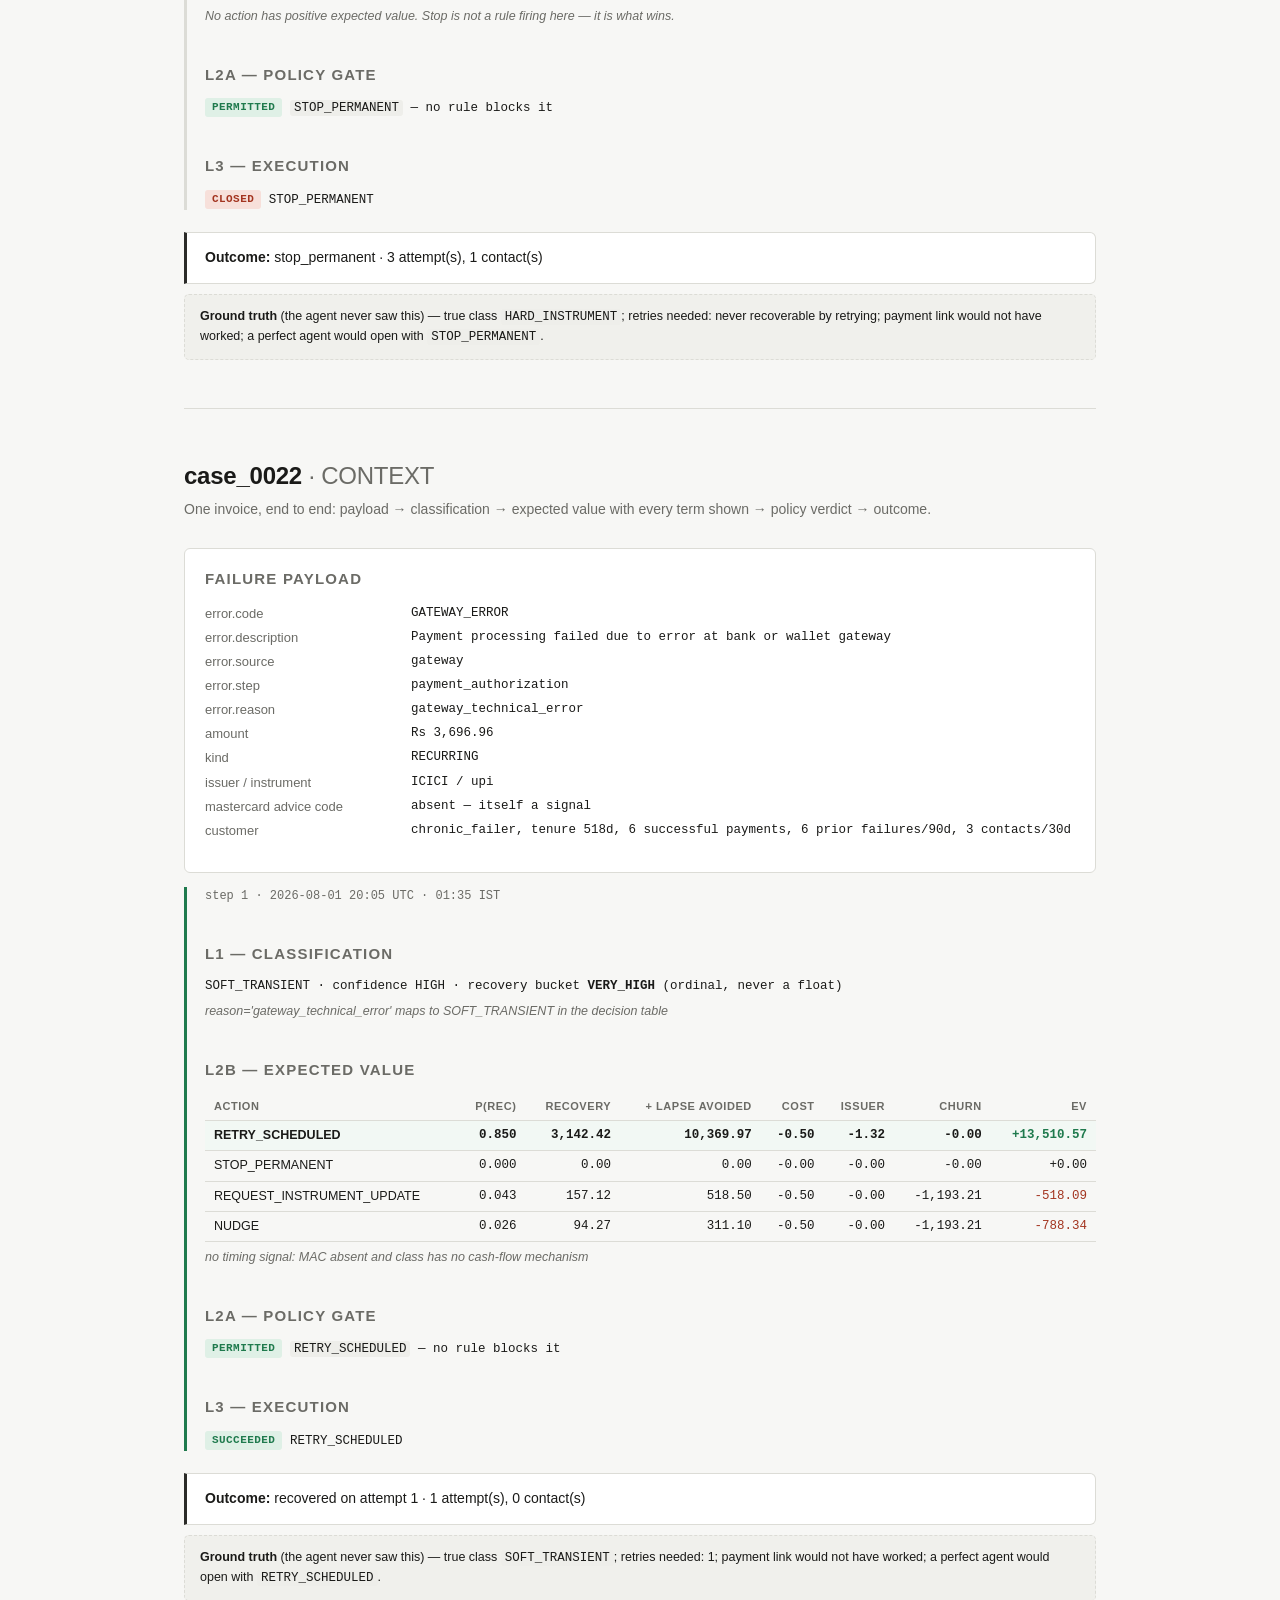
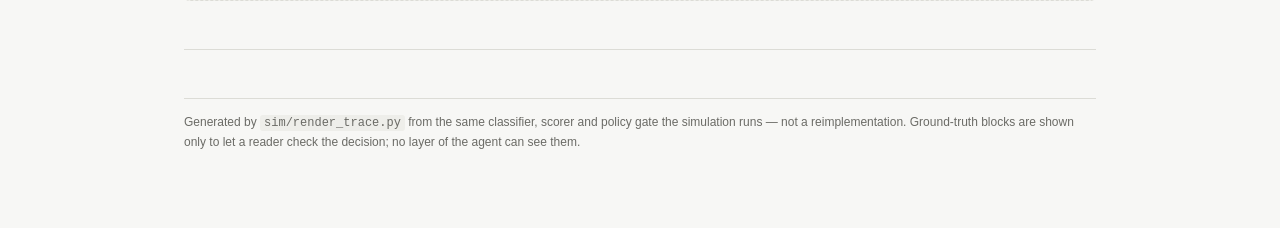
<file: docs/results/trace.html>
<!doctype html><html lang=en><head><meta charset=utf-8><meta name=viewport content="width=device-width,initial-scale=1"><title>Backstop &mdash; decision traces</title><style>
:root{--bg:#f7f7f5;--fg:#1a1a18;--mut:#6b6b66;--line:#dcdcd6;--card:#fff;
--pos:#1f7a4d;--neg:#a3341f;--reg:#7a4a1f;--back:#3a4a7a;--accent:#2b2b28}
*{box-sizing:border-box}
body{margin:0;background:var(--bg);color:var(--fg);
font:14px/1.55 ui-sans-serif,-apple-system,"Segoe UI",Roboto,sans-serif}
.wrap{max-width:960px;margin:0 auto;padding:40px 24px 80px}
h1{font-size:24px;margin:0 0 4px;letter-spacing:-.01em}
h2{font-size:15px;margin:36px 0 12px;text-transform:uppercase;
letter-spacing:.08em;color:var(--mut);font-weight:600}
.sub{color:var(--mut);margin:0 0 28px}
.card{background:var(--card);border:1px solid var(--line);border-radius:6px;
padding:18px 20px;margin:0 0 14px}
.kv{display:grid;grid-template-columns:190px 1fr;gap:4px 16px;font-size:13px}
.kv dt{color:var(--mut)}
.kv dd{margin:0;font-family:ui-monospace,SFMono-Regular,Menlo,monospace;font-size:12.5px}
.step{border-left:3px solid var(--line);padding:0 0 0 18px;margin:0 0 22px;position:relative}
.step.vetoed{border-left-color:var(--neg)}
.step.acted{border-left-color:var(--pos)}
.step .t{font-size:12px;color:var(--mut);font-family:ui-monospace,monospace}
.tag{display:inline-block;padding:1px 7px;border-radius:3px;font-size:11px;
font-weight:600;letter-spacing:.04em;vertical-align:1px}
.tag.reg{background:#f4e8da;color:var(--reg)}
.tag.back{background:#e3e8f5;color:var(--back)}
.tag.ok{background:#dff0e6;color:var(--pos)}
.tag.no{background:#f7e0da;color:var(--neg)}
table{border-collapse:collapse;width:100%;font-size:12.5px;margin:8px 0 0}
th,td{text-align:right;padding:5px 9px;border-bottom:1px solid var(--line)}
th:first-child,td:first-child{text-align:left}
th{color:var(--mut);font-weight:600;font-size:11px;text-transform:uppercase;letter-spacing:.05em}
td.num{font-family:ui-monospace,monospace}
tr.win td{background:#f2f8f4;font-weight:600}
.pos{color:var(--pos)}.neg{color:var(--neg)}
.ev{font-family:ui-monospace,monospace;font-size:12.5px}
.note{color:var(--mut);font-size:12.5px;margin:6px 0 0;font-style:italic}
.rule{background:#fdf6f3;border:1px solid #f0dcd4;border-radius:5px;
padding:10px 13px;margin:8px 0 0;font-size:12.5px}
.rule code{font-size:12px}
.cite{color:var(--mut);font-size:11.5px;margin-top:3px}
.out{border:1px solid var(--line);border-left:3px solid var(--accent);
background:var(--card);padding:14px 18px;border-radius:0 6px 6px 0}
.gt{background:#f0f0ec;border:1px dashed var(--line);border-radius:5px;
padding:12px 15px;font-size:12.5px;margin-top:10px}
.gt b{font-weight:600}
code{background:#eeeeea;padding:1px 4px;border-radius:3px;
font-family:ui-monospace,monospace}
.foot{color:var(--mut);font-size:12px;margin-top:40px;border-top:1px solid var(--line);
padding-top:14px}
@media(prefers-color-scheme:dark){
:root{--bg:#161614;--fg:#ecebe6;--mut:#9b9a92;--line:#33322d;--card:#1e1e1b;
--pos:#5fbd88;--neg:#e08469;--reg:#d6a476;--back:#8fa4dd;--accent:#c9c8c0}
.tag.reg{background:#3a2c1c;color:#e0b27f}.tag.back{background:#242c42;color:#9fb3e8}
.tag.ok{background:#1d3327;color:#7fce9d}.tag.no{background:#3a231c;color:#eb9b80}
tr.win td{background:#1d2721}.rule{background:#2a1e1a;border-color:#43302a}
.gt{background:#222220}code{background:#2a2a26}}
</style></head><body><div class=wrap><h1>case_0071 <span style="color:var(--mut);font-weight:400">&middot; CLEAN</span></h1>
<p class="sub">One invoice, end to end: payload &rarr; classification &rarr; expected value with every term shown &rarr; policy verdict &rarr; outcome.</p>
<div class="card"><h2 style="margin-top:0">Failure payload</h2>
<dl class="kv">
<dt>error.code</dt><dd>BAD_REQUEST_ERROR</dd>
<dt>error.description</dt><dd>Customer cancelled the 3D Secure authentication</dd>
<dt>error.source</dt><dd>customer</dd>
<dt>error.step</dt><dd>payment_authentication</dd>
<dt>error.reason</dt><dd>payment_cancelled_by_customer</dd>
<dt>amount</dt><dd>Rs 13,169.96</dd>
<dt>kind</dt><dd>ONE_TIME</dd>
<dt>issuer / instrument</dt><dd>ICICI / card</dd>
<dt>mastercard advice code</dt><dd>absent — itself a signal</dd>
<dt>customer</dt><dd>loyal_first_failure, tenure 405d, 21 successful payments, 0 prior failures/90d, 0 contacts/30d</dd>
</dl></div>
<div class="step vetoed">
<div class="t">step 1 &middot; 2026-08-01 16:26 UTC &middot; 21:56 IST</div>
<h2>L1 &mdash; classification</h2>
<div class="ev">SOFT_AUTH &middot; confidence HIGH &middot; recovery bucket <b>MEDIUM</b> (ordinal, never a float)</div>
<p class="note">reason=&#x27;payment_cancelled_by_customer&#x27; maps to SOFT_AUTH in the decision table</p>
<h2>L2b &mdash; expected value</h2>
<table><tr><th>action</th><th>P(rec)</th><th>recovery</th><th>+ lapse avoided</th><th>cost</th><th>issuer</th><th>churn</th><th>EV</th></tr>
<tr class="win"><td>REQUEST_INSTRUMENT_UPDATE</td><td class="num">0.350</td><td class="num">4,609.49</td><td class="num">15,211.30</td><td class="num">-0.50</td><td class="num">-0.00</td><td class="num">-1,185.30</td><td class="num"><span class="pos">+18,634.99</span></td></tr>
<tr><td>NUDGE</td><td class="num">0.175</td><td class="num">2,304.74</td><td class="num">7,605.65</td><td class="num">-0.50</td><td class="num">-0.00</td><td class="num">-1,185.30</td><td class="num"><span class="pos">+8,724.60</span></td></tr>
<tr><td>STOP_PERMANENT</td><td class="num">0.000</td><td class="num">0.00</td><td class="num">0.00</td><td class="num">-0.00</td><td class="num">-0.00</td><td class="num">-0.00</td><td class="num"><span class="">+0.00</span></td></tr>
</table>
<h2>L2a &mdash; policy gate</h2>
<div class="rule"><span class="tag reg">REGULATORY</span> <code>QUIET_HOURS</code> &mdash; 21:56 IST is within quiet hours; deferred to 2026-08-02T09:00:00+05:30.<div class="cite">TRAI TCCCPR 2018 as amended 12 Feb 2025 — promotional commercial communication restricted to 09:00–21:00. The 2025 amendment moved &#x27;service explicit&#x27; templates into the promotional category, so a dunning contact is treated as promotional unless it is a bare RBI-mandated debit notice.</div></div>
<p class="note">Downgraded to <code>REQUEST_INSTRUMENT_UPDATE</code>, scheduled 2026-08-02 03:30 UTC (09:00 IST).</p>
</div>
<div class="step acted">
<div class="t">step 2 &middot; 2026-08-02 03:30 UTC &middot; 09:00 IST</div>
<h2>L1 &mdash; classification</h2>
<div class="ev">SOFT_AUTH &middot; confidence HIGH &middot; recovery bucket <b>MEDIUM</b> (ordinal, never a float)</div>
<p class="note">reason=&#x27;payment_cancelled_by_customer&#x27; maps to SOFT_AUTH in the decision table</p>
<h2>L2b &mdash; expected value</h2>
<table><tr><th>action</th><th>P(rec)</th><th>recovery</th><th>+ lapse avoided</th><th>cost</th><th>issuer</th><th>churn</th><th>EV</th></tr>
<tr class="win"><td>REQUEST_INSTRUMENT_UPDATE</td><td class="num">0.350</td><td class="num">4,609.49</td><td class="num">15,211.30</td><td class="num">-0.50</td><td class="num">-0.00</td><td class="num">-1,185.30</td><td class="num"><span class="pos">+18,634.99</span></td></tr>
<tr><td>NUDGE</td><td class="num">0.175</td><td class="num">2,304.74</td><td class="num">7,605.65</td><td class="num">-0.50</td><td class="num">-0.00</td><td class="num">-1,185.30</td><td class="num"><span class="pos">+8,724.60</span></td></tr>
<tr><td>STOP_PERMANENT</td><td class="num">0.000</td><td class="num">0.00</td><td class="num">0.00</td><td class="num">-0.00</td><td class="num">-0.00</td><td class="num">-0.00</td><td class="num"><span class="">+0.00</span></td></tr>
</table>
<h2>L2a &mdash; policy gate</h2>
<div class="ev"><span class="tag ok">PERMITTED</span> <code>REQUEST_INSTRUMENT_UPDATE</code> &mdash; no rule blocks it</div>
<h2>L3 &mdash; execution</h2><div class="ev"><span class="tag ok">SUCCEEDED</span> REQUEST_INSTRUMENT_UPDATE</div>
</div>
<div class="out"><b>Outcome:</b> recovered via customer action &middot; 0 attempt(s), 1 contact(s)</div>
<div class="gt"><b>Ground truth</b> (the agent never saw this) &mdash; true class <code>SOFT_AUTH</code>; retries needed: never recoverable by retrying; payment link would have worked; a perfect agent would open with <code>REQUEST_INSTRUMENT_UPDATE</code>.</div>
<hr style="border:0;border-top:1px solid var(--line);margin:48px 0">
<h1>case_0034 <span style="color:var(--mut);font-weight:400">&middot; AMBIGUOUS</span></h1>
<p class="sub">One invoice, end to end: payload &rarr; classification &rarr; expected value with every term shown &rarr; policy verdict &rarr; outcome.</p>
<div class="card"><h2 style="margin-top:0">Failure payload</h2>
<dl class="kv">
<dt>error.code</dt><dd>BAD_REQUEST_ERROR</dd>
<dt>error.description</dt><dd>Payment failed</dd>
<dt>error.source</dt><dd>bank</dd>
<dt>error.step</dt><dd>payment_authorization</dd>
<dt>error.reason</dt><dd>null</dd>
<dt>amount</dt><dd>Rs 3,915.43</dd>
<dt>kind</dt><dd>ONE_TIME</dd>
<dt>issuer / instrument</dt><dd>AXIS / card</dd>
<dt>mastercard advice code</dt><dd>absent — itself a signal</dd>
<dt>customer</dt><dd>ordinary, tenure 133d, 6 successful payments, 2 prior failures/90d, 1 contacts/30d</dd>
<dt>ambiguity</dt><dd>missing_reason</dd>
</dl></div>
<div class="step acted">
<div class="t">step 1 &middot; 2026-08-01 09:47 UTC &middot; 15:17 IST</div>
<h2>L1 &mdash; classification</h2>
<div class="ev">SOFT_FUNDS &middot; confidence LOW &middot; recovery bucket <b>HIGH</b> (ordinal, never a float)</div>
<p class="note">reason=None is not in the decision table; defaulted to SOFT_FUNDS</p>
<h2>L2b &mdash; expected value</h2>
<table><tr><th>action</th><th>P(rec)</th><th>recovery</th><th>+ lapse avoided</th><th>cost</th><th>issuer</th><th>churn</th><th>EV</th></tr>
<tr class="win"><td>RETRY_SCHEDULED</td><td class="num">0.550</td><td class="num">2,153.49</td><td class="num">7,106.51</td><td class="num">-0.50</td><td class="num">-3.96</td><td class="num">-0.00</td><td class="num"><span class="pos">+9,255.53</span></td></tr>
<tr><td>REQUEST_INSTRUMENT_UPDATE</td><td class="num">0.132</td><td class="num">516.84</td><td class="num">1,705.56</td><td class="num">-0.50</td><td class="num">-0.00</td><td class="num">-469.28</td><td class="num"><span class="pos">+1,752.62</span></td></tr>
<tr><td>NUDGE</td><td class="num">0.088</td><td class="num">344.56</td><td class="num">1,137.04</td><td class="num">-0.50</td><td class="num">-0.00</td><td class="num">-469.28</td><td class="num"><span class="pos">+1,011.82</span></td></tr>
<tr><td>STOP_PERMANENT</td><td class="num">0.000</td><td class="num">0.00</td><td class="num">0.00</td><td class="num">-0.00</td><td class="num">-0.00</td><td class="num">-0.00</td><td class="num"><span class="">+0.00</span></td></tr>
</table>
<p class="note">payday window not reachable before the invoice ages out</p>
<h2>L2a &mdash; policy gate</h2>
<div class="ev"><span class="tag ok">PERMITTED</span> <code>RETRY_SCHEDULED</code> &mdash; no rule blocks it</div>
<h2>L3 &mdash; execution</h2><div class="ev"><span class="tag no">FAILED</span> RETRY_SCHEDULED</div>
</div>
<div class="step acted">
<div class="t">step 2 &middot; 2026-08-02 09:47 UTC &middot; 15:17 IST</div>
<h2>L1 &mdash; classification</h2>
<div class="ev">SOFT_FUNDS &middot; confidence LOW &middot; recovery bucket <b>HIGH</b> (ordinal, never a float)</div>
<p class="note">reason=None is not in the decision table; defaulted to SOFT_FUNDS</p>
<h2>L2b &mdash; expected value</h2>
<table><tr><th>action</th><th>P(rec)</th><th>recovery</th><th>+ lapse avoided</th><th>cost</th><th>issuer</th><th>churn</th><th>EV</th></tr>
<tr class="win"><td>RETRY_SCHEDULED</td><td class="num">0.220</td><td class="num">861.39</td><td class="num">2,842.60</td><td class="num">-0.50</td><td class="num">-6.86</td><td class="num">-0.00</td><td class="num"><span class="pos">+3,696.63</span></td></tr>
<tr><td>REQUEST_INSTRUMENT_UPDATE</td><td class="num">0.132</td><td class="num">516.84</td><td class="num">1,705.56</td><td class="num">-0.50</td><td class="num">-0.00</td><td class="num">-469.28</td><td class="num"><span class="pos">+1,752.62</span></td></tr>
<tr><td>NUDGE</td><td class="num">0.088</td><td class="num">344.56</td><td class="num">1,137.04</td><td class="num">-0.50</td><td class="num">-0.00</td><td class="num">-469.28</td><td class="num"><span class="pos">+1,011.82</span></td></tr>
<tr><td>STOP_PERMANENT</td><td class="num">0.000</td><td class="num">0.00</td><td class="num">0.00</td><td class="num">-0.00</td><td class="num">-0.00</td><td class="num">-0.00</td><td class="num"><span class="">+0.00</span></td></tr>
</table>
<p class="note">payday window not reachable before the invoice ages out</p>
<h2>L2a &mdash; policy gate</h2>
<div class="ev"><span class="tag ok">PERMITTED</span> <code>RETRY_SCHEDULED</code> &mdash; no rule blocks it</div>
<h2>L3 &mdash; execution</h2><div class="ev"><span class="tag no">FAILED</span> RETRY_SCHEDULED</div>
</div>
<div class="step acted">
<div class="t">step 3 &middot; 2026-08-03 09:47 UTC &middot; 15:17 IST</div>
<h2>L1 &mdash; classification</h2>
<div class="ev">SOFT_FUNDS &middot; confidence LOW &middot; recovery bucket <b>HIGH</b> (ordinal, never a float)</div>
<p class="note">reason=None is not in the decision table; defaulted to SOFT_FUNDS</p>
<h2>L2b &mdash; expected value</h2>
<table><tr><th>action</th><th>P(rec)</th><th>recovery</th><th>+ lapse avoided</th><th>cost</th><th>issuer</th><th>churn</th><th>EV</th></tr>
<tr class="win"><td>RETRY_SCHEDULED</td><td class="num">0.138</td><td class="num">538.37</td><td class="num">1,776.63</td><td class="num">-0.50</td><td class="num">-7.59</td><td class="num">-0.00</td><td class="num"><span class="pos">+2,306.91</span></td></tr>
<tr><td>REQUEST_INSTRUMENT_UPDATE</td><td class="num">0.132</td><td class="num">516.84</td><td class="num">1,705.56</td><td class="num">-0.50</td><td class="num">-0.00</td><td class="num">-469.28</td><td class="num"><span class="pos">+1,752.62</span></td></tr>
<tr><td>NUDGE</td><td class="num">0.088</td><td class="num">344.56</td><td class="num">1,137.04</td><td class="num">-0.50</td><td class="num">-0.00</td><td class="num">-469.28</td><td class="num"><span class="pos">+1,011.82</span></td></tr>
<tr><td>STOP_PERMANENT</td><td class="num">0.000</td><td class="num">0.00</td><td class="num">0.00</td><td class="num">-0.00</td><td class="num">-0.00</td><td class="num">-0.00</td><td class="num"><span class="">+0.00</span></td></tr>
</table>
<p class="note">payday window not reachable before the invoice ages out</p>
<h2>L2a &mdash; policy gate</h2>
<div class="ev"><span class="tag ok">PERMITTED</span> <code>RETRY_SCHEDULED</code> &mdash; no rule blocks it</div>
<h2>L3 &mdash; execution</h2><div class="ev"><span class="tag no">FAILED</span> RETRY_SCHEDULED</div>
</div>
<div class="step acted">
<div class="t">step 4 &middot; 2026-08-04 09:47 UTC &middot; 15:17 IST</div>
<h2>L1 &mdash; classification</h2>
<div class="ev">SOFT_FUNDS &middot; confidence LOW &middot; recovery bucket <b>HIGH</b> (ordinal, never a float)</div>
<p class="note">reason=None is not in the decision table; defaulted to SOFT_FUNDS</p>
<h2>L2b &mdash; expected value</h2>
<table><tr><th>action</th><th>P(rec)</th><th>recovery</th><th>+ lapse avoided</th><th>cost</th><th>issuer</th><th>churn</th><th>EV</th></tr>
<tr class="win"><td>REQUEST_INSTRUMENT_UPDATE</td><td class="num">0.132</td><td class="num">516.84</td><td class="num">1,705.56</td><td class="num">-0.50</td><td class="num">-0.00</td><td class="num">-469.28</td><td class="num"><span class="pos">+1,752.62</span></td></tr>
<tr><td>NUDGE</td><td class="num">0.088</td><td class="num">344.56</td><td class="num">1,137.04</td><td class="num">-0.50</td><td class="num">-0.00</td><td class="num">-469.28</td><td class="num"><span class="pos">+1,011.82</span></td></tr>
<tr><td>STOP_PERMANENT</td><td class="num">0.000</td><td class="num">0.00</td><td class="num">0.00</td><td class="num">-0.00</td><td class="num">-0.00</td><td class="num">-0.00</td><td class="num"><span class="">+0.00</span></td></tr>
</table>
<h2>L2a &mdash; policy gate</h2>
<div class="ev"><span class="tag ok">PERMITTED</span> <code>REQUEST_INSTRUMENT_UPDATE</code> &mdash; no rule blocks it</div>
<h2>L3 &mdash; execution</h2><div class="ev"><span class="tag no">IGNORED</span> REQUEST_INSTRUMENT_UPDATE</div>
</div>
<div class="step ">
<div class="t">step 5 &middot; 2026-08-05 09:47 UTC &middot; 15:17 IST</div>
<h2>L1 &mdash; classification</h2>
<div class="ev">SOFT_FUNDS &middot; confidence LOW &middot; recovery bucket <b>HIGH</b> (ordinal, never a float)</div>
<p class="note">reason=None is not in the decision table; defaulted to SOFT_FUNDS</p>
<h2>L2b &mdash; expected value</h2>
<table><tr><th>action</th><th>P(rec)</th><th>recovery</th><th>+ lapse avoided</th><th>cost</th><th>issuer</th><th>churn</th><th>EV</th></tr>
<tr class="win"><td>STOP_PERMANENT</td><td class="num">0.000</td><td class="num">0.00</td><td class="num">0.00</td><td class="num">-0.00</td><td class="num">-0.00</td><td class="num">-0.00</td><td class="num"><span class="">+0.00</span></td></tr>
</table>
<p class="note">stop is the zero reference: it moves no money and touches nobody</p>
<p class="note">No action has positive expected value. Stop is not a rule firing here &mdash; it is what wins.</p>
<h2>L2a &mdash; policy gate</h2>
<div class="ev"><span class="tag ok">PERMITTED</span> <code>STOP_PERMANENT</code> &mdash; no rule blocks it</div>
<h2>L3 &mdash; execution</h2><div class="ev"><span class="tag no">CLOSED</span> STOP_PERMANENT</div>
</div>
<div class="out"><b>Outcome:</b> stop_permanent &middot; 3 attempt(s), 1 contact(s)</div>
<div class="gt"><b>Ground truth</b> (the agent never saw this) &mdash; true class <code>HARD_INSTRUMENT</code>; retries needed: never recoverable by retrying; payment link would not have worked; a perfect agent would open with <code>STOP_PERMANENT</code>.</div>
<hr style="border:0;border-top:1px solid var(--line);margin:48px 0">
<h1>case_0022 <span style="color:var(--mut);font-weight:400">&middot; CONTEXT</span></h1>
<p class="sub">One invoice, end to end: payload &rarr; classification &rarr; expected value with every term shown &rarr; policy verdict &rarr; outcome.</p>
<div class="card"><h2 style="margin-top:0">Failure payload</h2>
<dl class="kv">
<dt>error.code</dt><dd>GATEWAY_ERROR</dd>
<dt>error.description</dt><dd>Payment processing failed due to error at bank or wallet gateway</dd>
<dt>error.source</dt><dd>gateway</dd>
<dt>error.step</dt><dd>payment_authorization</dd>
<dt>error.reason</dt><dd>gateway_technical_error</dd>
<dt>amount</dt><dd>Rs 3,696.96</dd>
<dt>kind</dt><dd>RECURRING</dd>
<dt>issuer / instrument</dt><dd>ICICI / upi</dd>
<dt>mastercard advice code</dt><dd>absent — itself a signal</dd>
<dt>customer</dt><dd>chronic_failer, tenure 518d, 6 successful payments, 6 prior failures/90d, 3 contacts/30d</dd>
</dl></div>
<div class="step acted">
<div class="t">step 1 &middot; 2026-08-01 20:05 UTC &middot; 01:35 IST</div>
<h2>L1 &mdash; classification</h2>
<div class="ev">SOFT_TRANSIENT &middot; confidence HIGH &middot; recovery bucket <b>VERY_HIGH</b> (ordinal, never a float)</div>
<p class="note">reason=&#x27;gateway_technical_error&#x27; maps to SOFT_TRANSIENT in the decision table</p>
<h2>L2b &mdash; expected value</h2>
<table><tr><th>action</th><th>P(rec)</th><th>recovery</th><th>+ lapse avoided</th><th>cost</th><th>issuer</th><th>churn</th><th>EV</th></tr>
<tr class="win"><td>RETRY_SCHEDULED</td><td class="num">0.850</td><td class="num">3,142.42</td><td class="num">10,369.97</td><td class="num">-0.50</td><td class="num">-1.32</td><td class="num">-0.00</td><td class="num"><span class="pos">+13,510.57</span></td></tr>
<tr><td>STOP_PERMANENT</td><td class="num">0.000</td><td class="num">0.00</td><td class="num">0.00</td><td class="num">-0.00</td><td class="num">-0.00</td><td class="num">-0.00</td><td class="num"><span class="">+0.00</span></td></tr>
<tr><td>REQUEST_INSTRUMENT_UPDATE</td><td class="num">0.043</td><td class="num">157.12</td><td class="num">518.50</td><td class="num">-0.50</td><td class="num">-0.00</td><td class="num">-1,193.21</td><td class="num"><span class="neg">-518.09</span></td></tr>
<tr><td>NUDGE</td><td class="num">0.026</td><td class="num">94.27</td><td class="num">311.10</td><td class="num">-0.50</td><td class="num">-0.00</td><td class="num">-1,193.21</td><td class="num"><span class="neg">-788.34</span></td></tr>
</table>
<p class="note">no timing signal: MAC absent and class has no cash-flow mechanism</p>
<h2>L2a &mdash; policy gate</h2>
<div class="ev"><span class="tag ok">PERMITTED</span> <code>RETRY_SCHEDULED</code> &mdash; no rule blocks it</div>
<h2>L3 &mdash; execution</h2><div class="ev"><span class="tag ok">SUCCEEDED</span> RETRY_SCHEDULED</div>
</div>
<div class="out"><b>Outcome:</b> recovered on attempt 1 &middot; 1 attempt(s), 0 contact(s)</div>
<div class="gt"><b>Ground truth</b> (the agent never saw this) &mdash; true class <code>SOFT_TRANSIENT</code>; retries needed: 1; payment link would not have worked; a perfect agent would open with <code>RETRY_SCHEDULED</code>.</div>
<hr style="border:0;border-top:1px solid var(--line);margin:48px 0"><p class="foot">Generated by <code>sim/render_trace.py</code> from the same classifier, scorer and policy gate the simulation runs &mdash; not a reimplementation. Ground-truth blocks are shown only to let a reader check the decision; no layer of the agent can see them.</p></div></body></html>
</file>
